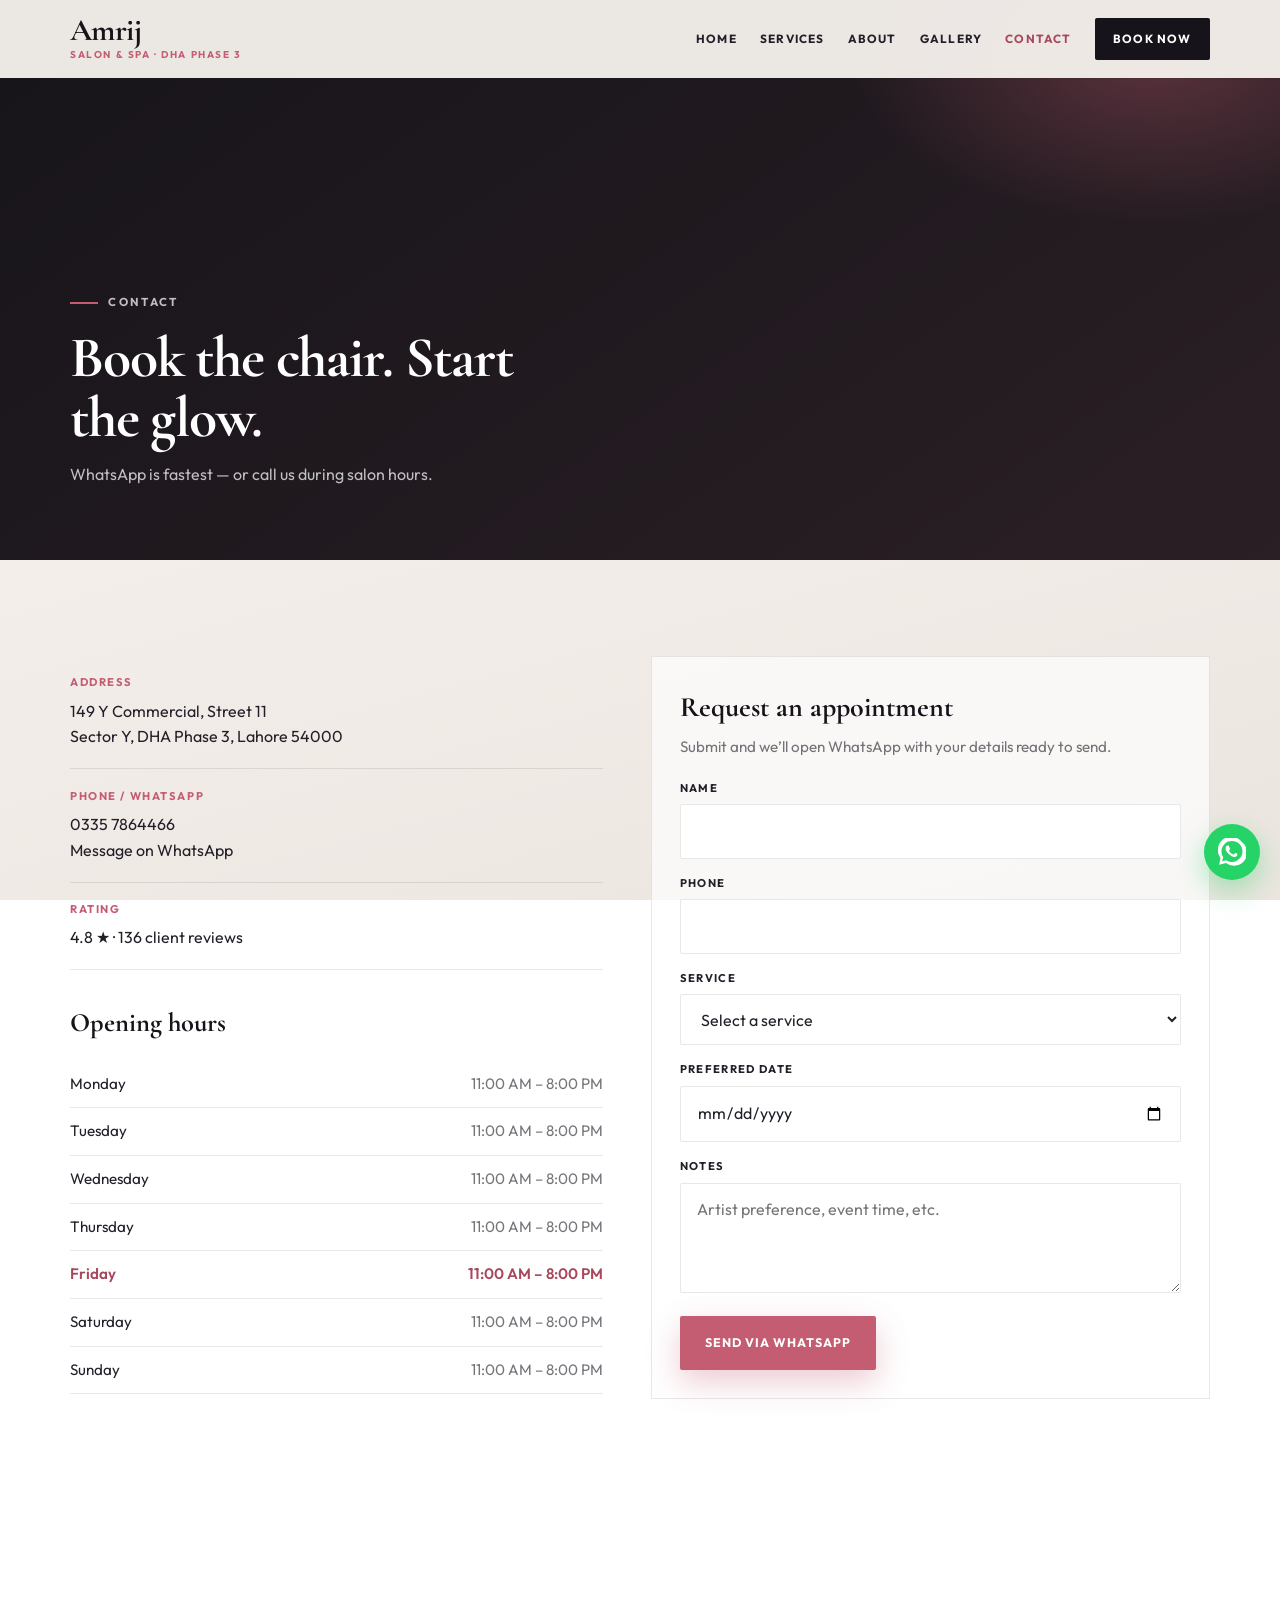
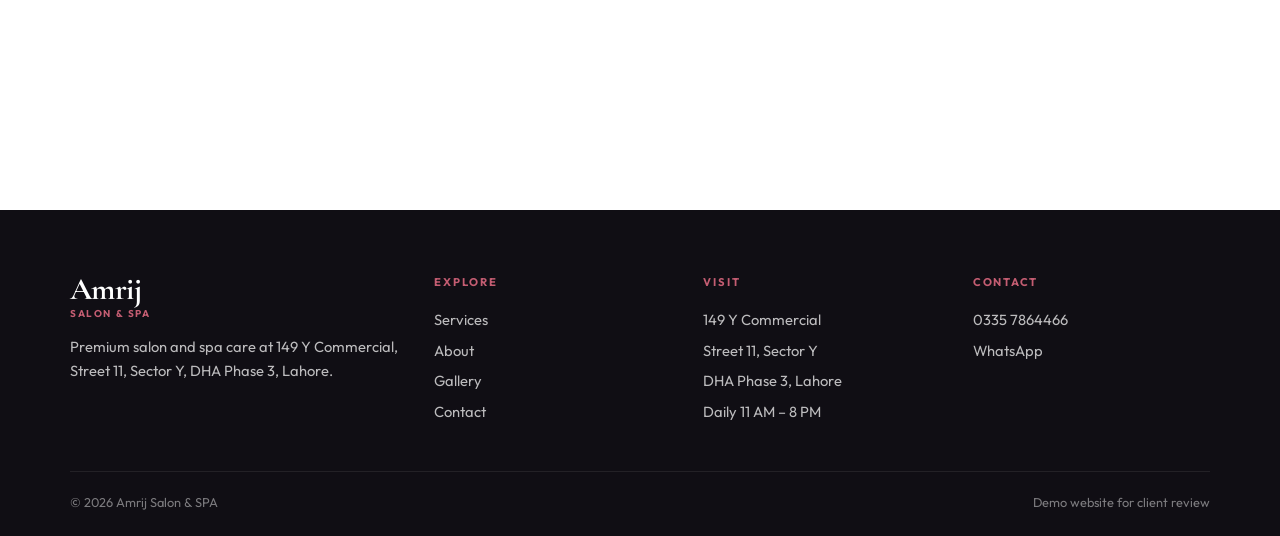
<file: contact.html>
<!DOCTYPE html>
<html lang="en">
<head>
  <meta charset="UTF-8" />
  <meta name="viewport" content="width=device-width, initial-scale=1.0" />
  <title>Contact &amp; Booking | Amrij Salon &amp; SPA Lahore</title>
  <meta name="description" content="Contact Amrij Salon &amp; SPA — 149 Y Commercial, Street 11, Sector Y, DHA Phase 3. WhatsApp 0335 7864466. Open daily 11 AM–8 PM." />
  <link rel="canonical" href="https://saimawan185.github.io/demo_website_1/contact.html" />
  <meta name="theme-color" content="#16141a" />
  <link rel="icon" href="data:image/svg+xml,<svg xmlns='http://www.w3.org/2000/svg' viewBox='0 0 100 100'><text y='.9em' font-size='90'>A</text></svg>" />
  <link rel="stylesheet" href="css/styles.css" />
</head>
<body>
  <header class="site-header solid">
    <div class="container nav-inner">
      <a href="index.html" class="brand" aria-label="Amrij home">
        <span class="brand-name">Amrij</span>
        <span class="brand-tag">Salon &amp; SPA · DHA Phase 3</span>
      </a>
      <button class="nav-toggle" type="button" aria-label="Open menu" aria-expanded="false">
        <span></span><span></span><span></span>
      </button>
      <nav class="nav-links" aria-label="Primary">
        <a href="index.html">Home</a>
        <a href="services.html">Services</a>
        <a href="about.html">About</a>
        <a href="gallery.html">Gallery</a>
        <a href="contact.html" class="is-active">Contact</a>
        <a class="nav-cta" href="https://wa.me/923357864466" target="_blank" rel="noopener">Book Now</a>
      </nav>
    </div>
  </header>

  <main>
    <section class="page-hero">
      <div class="container">
        <p class="eyebrow">Contact</p>
        <h1>Book the chair. Start the glow.</h1>
        <p>WhatsApp is fastest — or call us during salon hours.</p>
      </div>
    </section>

    <section>
      <div class="container contact-grid">
        <div class="reveal-left">
          <ul class="contact-list">
            <li>
              <strong>Address</strong>
              149 Y Commercial, Street 11<br />
              Sector Y, DHA Phase 3, Lahore 54000
            </li>
            <li>
              <strong>Phone / WhatsApp</strong>
              <a href="tel:+923357864466">0335 7864466</a><br />
              <a href="https://wa.me/923357864466" target="_blank" rel="noopener">Message on WhatsApp</a>
            </li>
            <li>
              <strong>Rating</strong>
              4.8 ★ · 136 client reviews
            </li>
          </ul>

          <h2 style="font-family: var(--font-display); color: var(--void); font-size: 1.65rem; margin: 2rem 0 1rem;">Opening hours</h2>
          <table class="hours-table">
            <tbody>
              <tr data-day="Monday"><td>Monday</td><td>11:00 AM – 8:00 PM</td></tr>
              <tr data-day="Tuesday"><td>Tuesday</td><td>11:00 AM – 8:00 PM</td></tr>
              <tr data-day="Wednesday"><td>Wednesday</td><td>11:00 AM – 8:00 PM</td></tr>
              <tr data-day="Thursday"><td>Thursday</td><td>11:00 AM – 8:00 PM</td></tr>
              <tr data-day="Friday"><td>Friday</td><td>11:00 AM – 8:00 PM</td></tr>
              <tr data-day="Saturday"><td>Saturday</td><td>11:00 AM – 8:00 PM</td></tr>
              <tr data-day="Sunday"><td>Sunday</td><td>11:00 AM – 8:00 PM</td></tr>
            </tbody>
          </table>

          <iframe
            class="map-embed"
            title="Amrij Salon &amp; SPA location map"
            loading="lazy"
            referrerpolicy="no-referrer-when-downgrade"
            src="https://www.google.com/maps?q=149+Y+Commercial+Street+11+Sector+Y+DHA+Phase+3+Lahore&output=embed">
          </iframe>
        </div>

        <div class="form-panel reveal-right">
          <h2 style="font-family: var(--font-display); color: var(--void); font-size: 1.75rem; margin-bottom: 0.35rem;">Request an appointment</h2>
          <p style="color: var(--muted); margin-bottom: 1.25rem; font-size: 0.95rem;">Submit and we’ll open WhatsApp with your details ready to send.</p>
          <form id="booking-form">
            <div class="form-row">
              <label for="name">Name</label>
              <input id="name" name="name" type="text" required autocomplete="name" />
            </div>
            <div class="form-row">
              <label for="phone">Phone</label>
              <input id="phone" name="phone" type="tel" required autocomplete="tel" />
            </div>
            <div class="form-row">
              <label for="service">Service</label>
              <select id="service" name="service" required>
                <option value="">Select a service</option>
                <option>Hair cut / color / style</option>
                <option>Bridal makeup</option>
                <option>Party makeup</option>
                <option>Facial / skincare</option>
                <option>Waxing</option>
                <option>Mani / pedi</option>
                <option>Spa / massage</option>
                <option>Other</option>
              </select>
            </div>
            <div class="form-row">
              <label for="date">Preferred date</label>
              <input id="date" name="date" type="date" />
            </div>
            <div class="form-row">
              <label for="message">Notes</label>
              <textarea id="message" name="message" placeholder="Artist preference, event time, etc."></textarea>
            </div>
            <button class="btn btn-primary" type="submit">Send via WhatsApp</button>
            <p id="form-success">Opening WhatsApp with your request…</p>
          </form>
        </div>
      </div>
    </section>
  </main>

  <footer class="site-footer">
    <div class="container footer-grid">
      <div class="footer-brand">
        <a href="index.html" class="brand">
          <span class="brand-name">Amrij</span>
          <span class="brand-tag">Salon &amp; SPA</span>
        </a>
        <p>Premium salon and spa care at 149 Y Commercial, Street 11, Sector Y, DHA Phase 3, Lahore.</p>
      </div>
      <div>
        <h4>Explore</h4>
        <ul>
          <li><a href="services.html">Services</a></li>
          <li><a href="about.html">About</a></li>
          <li><a href="gallery.html">Gallery</a></li>
          <li><a href="contact.html">Contact</a></li>
        </ul>
      </div>
      <div>
        <h4>Visit</h4>
        <ul>
          <li>149 Y Commercial</li>
          <li>Street 11, Sector Y</li>
          <li>DHA Phase 3, Lahore</li>
          <li>Daily 11 AM – 8 PM</li>
        </ul>
      </div>
      <div>
        <h4>Contact</h4>
        <ul>
          <li><a href="tel:+923357864466">0335 7864466</a></li>
          <li><a href="https://wa.me/923357864466" target="_blank" rel="noopener">WhatsApp</a></li>
        </ul>
      </div>
    </div>
    <div class="container footer-bottom">
      <span>© <span id="year"></span> Amrij Salon &amp; SPA</span>
      <span>Demo website for client review</span>
    </div>
  </footer>
  <a class="wa-float" href="https://wa.me/923357864466" target="_blank" rel="noopener" aria-label="Chat on WhatsApp">
    <svg viewBox="0 0 24 24" aria-hidden="true"><path d="M20.5 3.5A11 11 0 0 0 2.1 17.2L1 23l5.9-1.5A11 11 0 0 0 20.5 3.5zm-8.5 17a9 9 0 0 1-4.6-1.3l-.3-.2-3.5.9.9-3.4-.2-.3a9 9 0 1 1 7.7 4.3zm5-6.7c-.3-.1-1.6-.8-1.9-.9s-.4-.1-.6.2-.7.9-.8 1-.3.2-.6.1a7.4 7.4 0 0 1-3.6-3.1c-.3-.5.3-.4.8-1.4.1-.2 0-.3 0-.5l-1-2.3c-.2-.6-.5-.5-.6-.5h-.5c-.2 0-.5.1-.7.3s-1 1-1 2.4 1 2.8 1.2 3a10.3 10.3 0 0 0 4 3.5c.5.2 1 .4 1.4.5.6.2 1.1.2 1.5.1.5-.1 1.6-.7 1.8-1.3.2-.6.2-1.2.2-1.3s-.3-.2-.6-.3z"/></svg>
  </a>
  <script src="js/main.js"></script>
</body>
</html>
</file>
<file: css/styles.css>
@import url('https://fonts.googleapis.com/css2?family=Cormorant+Garamond:wght@500;600;700&family=Outfit:wght@400;500;600;700&display=swap');

:root {
  --void: #16141a;
  --ink: #221f28;
  --rose: #c45d72;
  --rose-deep: #a8485c;
  --pearl: #f7f3ef;
  --fog: #ebe5df;
  --mist: #f3eeea;
  --chrome: #8c8692;
  --white: #ffffff;
  --muted: rgba(34, 31, 40, 0.62);
  --line: rgba(34, 31, 40, 0.1);
  --radius: 2px;
  --nav-h: 78px;
  --font-display: 'Cormorant Garamond', Georgia, serif;
  --font-body: 'Outfit', system-ui, sans-serif;
  --ease: cubic-bezier(0.16, 1, 0.3, 1);
  --max: 1140px;
}

*, *::before, *::after { box-sizing: border-box; margin: 0; padding: 0; }
html { scroll-behavior: smooth; }

body {
  font-family: var(--font-body);
  color: var(--ink);
  background:
    radial-gradient(900px 480px at 100% -8%, rgba(196, 93, 114, 0.12), transparent 55%),
    radial-gradient(700px 400px at -8% 35%, rgba(196, 93, 114, 0.06), transparent 50%),
    linear-gradient(165deg, var(--pearl) 0%, var(--mist) 48%, var(--fog) 100%);
  background-attachment: fixed;
  line-height: 1.6;
  min-height: 100vh;
  overflow-x: hidden;
}

img { max-width: 100%; display: block; height: auto; }
a { color: inherit; text-decoration: none; }
ul { list-style: none; }
button, input, select, textarea { font: inherit; }

.container {
  width: min(100% - 2.5rem, var(--max));
  margin-inline: auto;
}

/* Header */
.site-header {
  position: fixed;
  inset: 0 0 auto;
  z-index: 100;
  height: var(--nav-h);
  transition: background 0.35s var(--ease), box-shadow 0.35s;
}

.site-header.is-scrolled,
.site-header.solid {
  background: rgba(247, 243, 239, 0.95);
  box-shadow: 0 1px 0 var(--line);
}

.nav-inner {
  height: var(--nav-h);
  display: flex;
  align-items: center;
  justify-content: space-between;
  gap: 1rem;
}

.brand {
  display: flex;
  flex-direction: column;
  gap: 0.05rem;
  z-index: 2;
}

.brand-name {
  font-family: var(--font-display);
  font-size: 1.95rem;
  font-weight: 700;
  letter-spacing: -0.02em;
  color: var(--white);
  transition: color 0.3s;
  line-height: 1;
}

.brand-tag {
  font-size: 0.62rem;
  font-weight: 700;
  letter-spacing: 0.16em;
  text-transform: uppercase;
  color: var(--rose);
  transition: color 0.3s;
}

.site-header.is-scrolled .brand-name,
.site-header.solid .brand-name { color: var(--void); }

.nav-links {
  display: flex;
  align-items: center;
  gap: 1.45rem;
}

.nav-links a {
  font-size: 0.74rem;
  font-weight: 700;
  letter-spacing: 0.1em;
  text-transform: uppercase;
  color: rgba(255, 255, 255, 0.86);
  transition: color 0.25s;
}

.nav-links a:hover,
.nav-links a.is-active { color: var(--white); }

.site-header.is-scrolled .nav-links a,
.site-header.solid .nav-links a { color: var(--ink); }

.site-header.is-scrolled .nav-links a:hover,
.site-header.is-scrolled .nav-links a.is-active,
.site-header.solid .nav-links a:hover,
.site-header.solid .nav-links a.is-active { color: var(--rose-deep); }

.nav-cta {
  padding: 0.7rem 1.15rem !important;
  background: var(--rose) !important;
  color: var(--white) !important;
  border-radius: var(--radius);
}

.site-header.is-scrolled .nav-cta,
.site-header.solid .nav-cta {
  background: var(--void) !important;
  color: var(--white) !important;
}

.nav-toggle {
  display: none;
  width: 44px;
  height: 44px;
  border: 0;
  background: transparent;
  cursor: pointer;
  z-index: 2;
}

.nav-toggle span {
  display: block;
  width: 22px;
  height: 2px;
  margin: 5px auto;
  background: var(--white);
  transition: transform 0.3s, opacity 0.3s, background 0.3s;
}

.site-header.is-scrolled .nav-toggle span,
.site-header.solid .nav-toggle span { background: var(--void); }

.nav-toggle.is-open span:nth-child(1) { transform: translateY(7px) rotate(45deg); }
.nav-toggle.is-open span:nth-child(2) { opacity: 0; }
.nav-toggle.is-open span:nth-child(3) { transform: translateY(-7px) rotate(-45deg); }

@media (max-width: 860px) {
  .nav-toggle { display: block; }
  .nav-links {
    position: fixed;
    inset: 0;
    flex-direction: column;
    justify-content: center;
    gap: 1.4rem;
    background: var(--void);
    opacity: 0;
    visibility: hidden;
    transition: opacity 0.35s var(--ease), visibility 0.35s;
  }
  .nav-links.is-open { opacity: 1; visibility: visible; }
  .nav-links a { color: var(--white) !important; font-size: 1.05rem; }
  .nav-cta { background: var(--rose) !important; }
}

/* Buttons */
.btn {
  display: inline-flex;
  align-items: center;
  justify-content: center;
  gap: 0.5rem;
  padding: 1rem 1.5rem;
  border-radius: var(--radius);
  font-size: 0.78rem;
  font-weight: 700;
  letter-spacing: 0.08em;
  text-transform: uppercase;
  border: 1.5px solid transparent;
  transition: transform 0.25s var(--ease), background 0.25s, color 0.25s, border-color 0.25s, box-shadow 0.25s;
}

.btn:hover { transform: translateY(-3px); }
.btn-primary {
  background: var(--rose);
  color: var(--white);
  box-shadow: 0 12px 32px rgba(196, 93, 114, 0.32);
}
.btn-primary:hover { background: var(--rose-deep); }
.btn-ghost { border-color: rgba(255, 255, 255, 0.45); color: var(--white); }
.btn-ghost:hover { background: rgba(255, 255, 255, 0.1); }
.btn-dark { background: var(--void); color: var(--white); }
.btn-dark:hover { background: #2a2730; }
.btn-outline { border-color: var(--void); color: var(--void); }
.btn-outline:hover { background: var(--void); color: var(--white); }
.btn-group { display: flex; flex-wrap: wrap; gap: 0.85rem; }

/* Hero */
.hero {
  position: relative;
  min-height: 100vh;
  min-height: 100svh;
  display: flex;
  align-items: flex-end;
  overflow: hidden;
  color: var(--void);
}

.hero-media {
  position: absolute;
  inset: 0;
  z-index: 0;
}

.hero-media img {
  width: 100%;
  height: 100%;
  object-fit: cover;
  object-position: 68% 28%;
  transform: scale(1.02);
  filter: brightness(1.1) contrast(1.12) saturate(1.1);
  animation: heroZoom 24s var(--ease) both;
}

.hero-atmosphere {
  position: absolute;
  inset: 0;
  z-index: 1;
  pointer-events: none;
  background:
    linear-gradient(180deg, transparent 62%, rgba(247, 243, 239, 0.22) 84%, var(--pearl) 100%),
    linear-gradient(95deg,
      rgba(247, 243, 239, 0.38) 0%,
      rgba(247, 243, 239, 0.14) 22%,
      transparent 46%);
}

.hero-shell {
  position: relative;
  z-index: 3;
  width: min(100% - 2.5rem, var(--max));
  margin-inline: auto;
  padding: calc(var(--nav-h) + 2rem) 0 2.25rem;
  display: flex;
  flex-direction: column;
  gap: 2.75rem;
}

.hero-content {
  position: relative;
  max-width: 34rem;
}

.hero-content::before {
  content: '';
  position: absolute;
  z-index: -1;
  inset: -1rem -1.5rem -1.25rem -1.25rem;
  background: radial-gradient(ellipse at 30% 40%, rgba(247, 243, 239, 0.72) 0%, rgba(247, 243, 239, 0.22) 50%, transparent 72%);
  pointer-events: none;
}

.eyebrow {
  font-size: 0.72rem;
  font-weight: 700;
  letter-spacing: 0.2em;
  text-transform: uppercase;
  color: var(--rose);
  margin-bottom: 1rem;
  display: inline-flex;
  align-items: center;
  gap: 0.65rem;
}

.eyebrow::before {
  content: '';
  width: 28px;
  height: 2px;
  background: var(--rose);
}

.hero .eyebrow { animation: fadeUp 0.9s 0.05s var(--ease) both; }

.hero-brand {
  font-family: var(--font-display);
  font-size: clamp(4.4rem, 12vw, 7.6rem);
  font-weight: 700;
  line-height: 0.88;
  letter-spacing: -0.03em;
  color: var(--void);
  margin-bottom: 0.35rem;
  text-shadow: 0 2px 28px rgba(247, 243, 239, 0.85);
  animation: fadeUp 0.95s 0.12s var(--ease) both;
}

.hero-brand::after {
  content: '';
  display: block;
  width: 4.5rem;
  height: 3px;
  margin: 1rem 0 1.15rem;
  background: var(--rose);
  animation: barGrow 0.9s 0.35s var(--ease) both;
}

.hero-text {
  font-size: clamp(1.05rem, 2vw, 1.18rem);
  color: rgba(34, 31, 40, 0.72);
  max-width: 28rem;
  margin-bottom: 2rem;
  line-height: 1.65;
  animation: fadeUp 0.9s 0.22s var(--ease) both;
}

.hero .btn-group { animation: fadeUp 0.9s 0.32s var(--ease) both; }

.hero .btn-outline {
  background: rgba(255, 255, 255, 0.65);
  backdrop-filter: blur(8px);
}

.hero .btn-outline:hover {
  background: var(--void);
  color: var(--white);
  border-color: var(--void);
}

.hero-bar {
  display: grid;
  grid-template-columns: repeat(4, 1fr);
  gap: 0;
  border-top: 1px solid rgba(34, 31, 40, 0.12);
  animation: fadeUp 0.9s 0.4s var(--ease) both;
}

.hero-bar-item {
  padding: 1.25rem 1.1rem 0.15rem 0;
  border-right: 1px solid rgba(34, 31, 40, 0.1);
}

.hero-bar-item:last-child {
  border-right: 0;
  padding-right: 0;
}

.hero-bar-item strong {
  display: block;
  font-family: var(--font-display);
  font-size: clamp(1.55rem, 2.4vw, 1.9rem);
  color: var(--void);
  letter-spacing: -0.02em;
  line-height: 1;
  margin-bottom: 0.35rem;
}

.hero-stars {
  display: block;
  color: var(--rose);
  font-size: 0.78rem;
  letter-spacing: 0.12em;
  line-height: 1;
  margin: -0.1rem 0 0.35rem;
}

.hero-bar-item span:not(.hero-stars) {
  font-size: 0.66rem;
  font-weight: 700;
  letter-spacing: 0.14em;
  text-transform: uppercase;
  color: rgba(34, 31, 40, 0.55);
}

@media (max-width: 800px) {
  .hero-bar { grid-template-columns: repeat(2, 1fr); }
  .hero-bar-item {
    border-right: 0;
    border-bottom: 1px solid rgba(34, 31, 40, 0.1);
    padding: 1rem 0.75rem 1rem 0;
  }
  .hero-bar-item:nth-child(odd) { padding-right: 0.75rem; }
  .hero-bar-item:nth-child(even) { padding-left: 0.75rem; }
  .hero-bar-item:nth-last-child(-n + 2) { border-bottom: 0; }
}

@media (max-width: 700px) {
  .hero-shell { padding: calc(var(--nav-h) + 1.5rem) 0 1.75rem; gap: 2rem; }
  .hero-content { max-width: 100%; }
  .hero-media img { object-position: 72% 28%; }
  .hero-atmosphere {
    background:
      linear-gradient(180deg, transparent 48%, rgba(247, 243, 239, 0.28) 78%, var(--pearl) 100%),
      linear-gradient(90deg,
        rgba(247, 243, 239, 0.32) 0%,
        rgba(247, 243, 239, 0.1) 48%,
        transparent 78%);
  }
}

/* Page hero */
.page-hero {
  position: relative;
  padding: calc(var(--nav-h) + 5.5rem) 0 4.5rem;
  color: var(--white);
  overflow: hidden;
  background: var(--void);
  min-height: clamp(420px, 55vw, 560px);
  display: flex;
  align-items: flex-end;
}

.page-hero::before {
  content: '';
  position: absolute;
  inset: 0;
  background:
    radial-gradient(500px 280px at 90% 10%, rgba(196, 93, 114, 0.35), transparent 60%),
    linear-gradient(145deg, var(--void) 0%, #2a1f24 100%);
  z-index: 0;
}

.page-hero.has-media::before {
  background: linear-gradient(115deg, rgba(22, 20, 26, 0.9) 0%, rgba(22, 20, 26, 0.5) 55%, rgba(22, 20, 26, 0.35) 100%);
  z-index: 1;
}

.page-hero-media { position: absolute; inset: 0; z-index: 0; }
.page-hero-media img {
  width: 100%;
  height: 100%;
  object-fit: cover;
  animation: heroZoom 14s var(--ease) both;
}

.page-hero .container { position: relative; z-index: 2; }

.page-hero h1 {
  font-family: var(--font-display);
  font-size: clamp(2.4rem, 5vw, 3.6rem);
  line-height: 1.05;
  letter-spacing: -0.02em;
  margin-bottom: 0.85rem;
  max-width: 18ch;
  animation: fadeUp 0.8s var(--ease) both;
}

.page-hero p {
  max-width: 36rem;
  color: rgba(255, 255, 255, 0.72);
  animation: fadeUp 0.8s 0.1s var(--ease) both;
}

section { padding: 6rem 0; }

.section-head { max-width: 40rem; margin-bottom: 3rem; }
.section-head .eyebrow { color: var(--rose); }
.section-head h2 {
  font-family: var(--font-display);
  font-size: clamp(2.2rem, 4.5vw, 3.2rem);
  letter-spacing: -0.02em;
  color: var(--void);
  margin-bottom: 0.8rem;
  line-height: 1.1;
}
.section-head p { color: var(--muted); }

.section-band {
  background: linear-gradient(180deg, rgba(196, 93, 114, 0.05), rgba(34, 31, 40, 0.03));
  position: relative;
}

.section-band::before {
  content: '';
  position: absolute;
  top: 0;
  left: 0;
  right: 0;
  height: 1px;
  background: linear-gradient(90deg, var(--rose), transparent 70%);
}

.split {
  display: grid;
  grid-template-columns: 1.05fr 0.95fr;
  gap: 3.25rem;
  align-items: center;
}

@media (max-width: 860px) {
  .split { grid-template-columns: 1fr; gap: 2rem; }
}

.split-copy h2 {
  font-family: var(--font-display);
  font-size: clamp(2rem, 4vw, 2.85rem);
  color: var(--void);
  letter-spacing: -0.02em;
  margin-bottom: 1rem;
  line-height: 1.1;
}

.split-copy p { color: var(--muted); margin-bottom: 1rem; }

.split-media {
  position: relative;
  overflow: hidden;
  border-radius: var(--radius);
  max-width: 500px;
  width: 100%;
  margin-inline: auto;
  aspect-ratio: 4 / 3;
  max-height: 340px;
}

.split-media::after {
  content: '';
  position: absolute;
  inset: auto 0 0 auto;
  width: 35%;
  height: 4px;
  background: var(--rose);
  z-index: 1;
}

.split-media img {
  width: 100%;
  height: 100%;
  object-fit: cover;
  transition: transform 1.1s var(--ease);
}

.split-media:hover img { transform: scale(1.05); }

@media (min-width: 861px) {
  .split-media {
    max-width: 460px;
    max-height: 320px;
    margin-inline: 0 0 auto;
  }
}

.service-grid {
  display: grid;
  grid-template-columns: repeat(3, 1fr);
  gap: 1px;
  background: var(--line);
  border: 1px solid var(--line);
}

@media (max-width: 900px) {
  .service-grid { grid-template-columns: repeat(2, 1fr); }
}
@media (max-width: 560px) {
  .service-grid { grid-template-columns: 1fr; }
}

.service-item {
  padding: 1.75rem 1.4rem;
  background: rgba(255, 255, 255, 0.72);
  transition: background 0.3s, transform 0.3s var(--ease);
}

.service-item:hover {
  background: var(--white);
  transform: translateY(-2px);
}

.service-item .price {
  font-size: 0.68rem;
  font-weight: 700;
  letter-spacing: 0.14em;
  text-transform: uppercase;
  color: var(--rose);
  margin-bottom: 0.65rem;
}

.service-item h3 {
  font-family: var(--font-display);
  font-size: 1.5rem;
  color: var(--void);
  margin-bottom: 0.45rem;
}

.service-item p { font-size: 0.92rem; color: var(--muted); }

.service-showcase {
  display: grid;
  grid-template-columns: repeat(3, 1fr);
  gap: 1rem;
}

@media (max-width: 900px) {
  .service-showcase { grid-template-columns: repeat(2, 1fr); }
}
@media (max-width: 560px) {
  .service-showcase { grid-template-columns: 1fr; }
}

.service-tile {
  position: relative;
  overflow: hidden;
  border-radius: var(--radius);
  min-height: 360px;
  color: var(--white);
  isolation: isolate;
}

.service-tile img {
  position: absolute;
  inset: 0;
  width: 100%;
  height: 100%;
  object-fit: cover;
  transition: transform 0.9s var(--ease);
  z-index: 0;
}

.service-tile::after {
  content: '';
  position: absolute;
  inset: 0;
  z-index: 1;
  background: linear-gradient(180deg, transparent 15%, rgba(22, 20, 26, 0.92) 100%);
}

.service-tile:hover img { transform: scale(1.07); }

.service-tile-body {
  position: absolute;
  left: 0; right: 0; bottom: 0;
  z-index: 2;
  padding: 1.4rem 1.25rem;
}

.service-tile .price {
  font-size: 0.66rem;
  font-weight: 700;
  letter-spacing: 0.14em;
  text-transform: uppercase;
  color: var(--rose);
  margin-bottom: 0.35rem;
}

.service-tile h3 {
  font-family: var(--font-display);
  font-size: 1.5rem;
  margin-bottom: 0.35rem;
}

.service-tile p {
  font-size: 0.88rem;
  color: rgba(255, 255, 255, 0.72);
}

.journey-row {
  display: grid;
  grid-template-columns: repeat(3, 1fr);
  gap: 2rem;
}

.journey-step {
  padding-top: 0.25rem;
  border-top: 2px solid var(--rose);
}

.journey-num {
  display: block;
  font-family: var(--font-display);
  font-size: 2rem;
  color: var(--rose);
  margin: 1rem 0 0.65rem;
  letter-spacing: -0.03em;
}

.journey-step h3 {
  font-family: var(--font-display);
  font-size: 1.55rem;
  color: var(--void);
  margin-bottom: 0.5rem;
}

.journey-step p {
  color: var(--muted);
  font-size: 0.95rem;
}

@media (max-width: 800px) {
  .journey-row { grid-template-columns: 1fr; gap: 1.75rem; }
}

.reason-row {
  display: grid;
  grid-template-columns: repeat(3, 1fr);
  gap: 1.75rem;
}

.reason h3 {
  font-family: var(--font-display);
  font-size: 1.55rem;
  color: var(--void);
  margin-bottom: 0.5rem;
}

.reason p { color: var(--muted); font-size: 0.95rem; }

@media (max-width: 800px) {
  .reason-row { grid-template-columns: 1fr; }
}

.gallery-grid {
  display: grid;
  grid-template-columns: repeat(3, 1fr);
  gap: 0.85rem;
}

.gallery-grid figure {
  overflow: hidden;
  border-radius: var(--radius);
  aspect-ratio: 4 / 5;
}

.gallery-grid img {
  width: 100%;
  height: 100%;
  object-fit: cover;
  transition: transform 0.9s var(--ease);
}

.gallery-grid figure:hover img { transform: scale(1.06); }

@media (max-width: 800px) {
  .gallery-grid { grid-template-columns: repeat(2, 1fr); }
}

.contact-grid {
  display: grid;
  grid-template-columns: 1fr 1.05fr;
  gap: 3rem;
  align-items: start;
}

@media (max-width: 860px) {
  .contact-grid { grid-template-columns: 1fr; }
}

.contact-list li {
  padding: 1.15rem 0;
  border-bottom: 1px solid var(--line);
}

.contact-list strong {
  display: block;
  font-size: 0.7rem;
  letter-spacing: 0.14em;
  text-transform: uppercase;
  color: var(--rose);
  margin-bottom: 0.4rem;
}

.hours-table {
  width: 100%;
  border-collapse: collapse;
}

.hours-table td {
  padding: 0.7rem 0;
  border-bottom: 1px solid var(--line);
  font-size: 0.95rem;
}

.hours-table td:last-child { text-align: right; color: var(--muted); }
.hours-table tr.today td { color: var(--rose-deep); font-weight: 600; }

.form-panel {
  background: rgba(255, 255, 255, 0.7);
  padding: 1.75rem;
  border: 1px solid var(--line);
}

.form-row { margin-bottom: 1rem; }

.form-row label {
  display: block;
  font-size: 0.7rem;
  font-weight: 700;
  letter-spacing: 0.12em;
  text-transform: uppercase;
  margin-bottom: 0.4rem;
  color: var(--ink);
}

.form-row input,
.form-row select,
.form-row textarea {
  width: 100%;
  padding: 0.85rem 1rem;
  border: 1px solid var(--line);
  background: var(--white);
  border-radius: var(--radius);
  color: var(--ink);
}

.form-row textarea { min-height: 110px; resize: vertical; }

#form-success {
  display: none;
  margin-top: 1rem;
  color: var(--rose-deep);
  font-weight: 600;
}

#form-success.is-visible { display: block; }

.map-embed {
  margin-top: 2rem;
  border: 0;
  width: 100%;
  height: 280px;
  border-radius: var(--radius);
  filter: grayscale(0.15);
}

.cta-band {
  background: var(--void);
  color: var(--white);
  text-align: center;
}

.cta-band .eyebrow { color: var(--rose); justify-content: center; }
.cta-band .eyebrow::before { display: none; }

.cta-band h2 {
  font-family: var(--font-display);
  font-size: clamp(2.2rem, 4.5vw, 3.2rem);
  margin-bottom: 0.75rem;
}

.cta-band p {
  color: rgba(255, 255, 255, 0.7);
  max-width: 34rem;
  margin: 0 auto 1.75rem;
}

.cta-band .btn-group { justify-content: center; }

.site-footer {
  background: #100e14;
  color: rgba(255, 255, 255, 0.72);
  padding: 4rem 0 1.5rem;
}

.footer-grid {
  display: grid;
  grid-template-columns: 1.4fr repeat(3, 1fr);
  gap: 2rem;
  margin-bottom: 2.5rem;
}

.footer-brand .brand-name { color: var(--white); }
.footer-brand p { margin-top: 0.85rem; font-size: 0.92rem; max-width: 22rem; }

.site-footer h4 {
  font-size: 0.7rem;
  letter-spacing: 0.16em;
  text-transform: uppercase;
  color: var(--rose);
  margin-bottom: 1rem;
}

.site-footer li { margin-bottom: 0.45rem; font-size: 0.92rem; }
.site-footer a:hover { color: var(--white); }

.footer-bottom {
  display: flex;
  justify-content: space-between;
  gap: 1rem;
  flex-wrap: wrap;
  padding-top: 1.25rem;
  border-top: 1px solid rgba(255, 255, 255, 0.08);
  font-size: 0.8rem;
  color: rgba(255, 255, 255, 0.45);
}

@media (max-width: 800px) {
  .footer-grid { grid-template-columns: 1fr 1fr; }
}

.wa-float {
  position: fixed;
  right: 1.25rem;
  bottom: 1.25rem;
  z-index: 90;
  width: 56px;
  height: 56px;
  border-radius: 50%;
  background: #25d366;
  display: grid;
  place-items: center;
  box-shadow: 0 10px 28px rgba(37, 211, 102, 0.4);
  transition: transform 0.25s var(--ease);
}

.wa-float:hover { transform: scale(1.08); }
.wa-float svg { width: 28px; height: 28px; fill: #fff; }

.reveal, .reveal-left, .reveal-right, .reveal-scale {
  opacity: 0;
  transition: opacity 0.8s var(--ease), transform 0.8s var(--ease);
}
.reveal { transform: translateY(28px); }
.reveal-left { transform: translateX(-28px); }
.reveal-right { transform: translateX(28px); }
.reveal-scale { transform: scale(0.96); }
.reveal.is-in, .reveal-left.is-in, .reveal-right.is-in, .reveal-scale.is-in {
  opacity: 1;
  transform: none;
}

.stagger > *:nth-child(1) { transition-delay: 0.05s; }
.stagger > *:nth-child(2) { transition-delay: 0.12s; }
.stagger > *:nth-child(3) { transition-delay: 0.19s; }
.stagger > *:nth-child(4) { transition-delay: 0.26s; }
.stagger > *:nth-child(5) { transition-delay: 0.33s; }
.stagger > *:nth-child(6) { transition-delay: 0.4s; }

@keyframes fadeUp {
  from { opacity: 0; transform: translateY(28px); }
  to { opacity: 1; transform: none; }
}

@keyframes heroZoom {
  from { transform: scale(1.1); }
  to { transform: scale(1.03); }
}

@keyframes barGrow {
  from { transform: scaleX(0); transform-origin: left; }
  to { transform: scaleX(1); transform-origin: left; }
}

@media (prefers-reduced-motion: reduce) {
  *, *::before, *::after {
    animation-duration: 0.01ms !important;
    animation-iteration-count: 1 !important;
    transition-duration: 0.01ms !important;
  }
  .reveal, .reveal-left, .reveal-right, .reveal-scale {
    opacity: 1;
    transform: none;
  }
}
</file>
